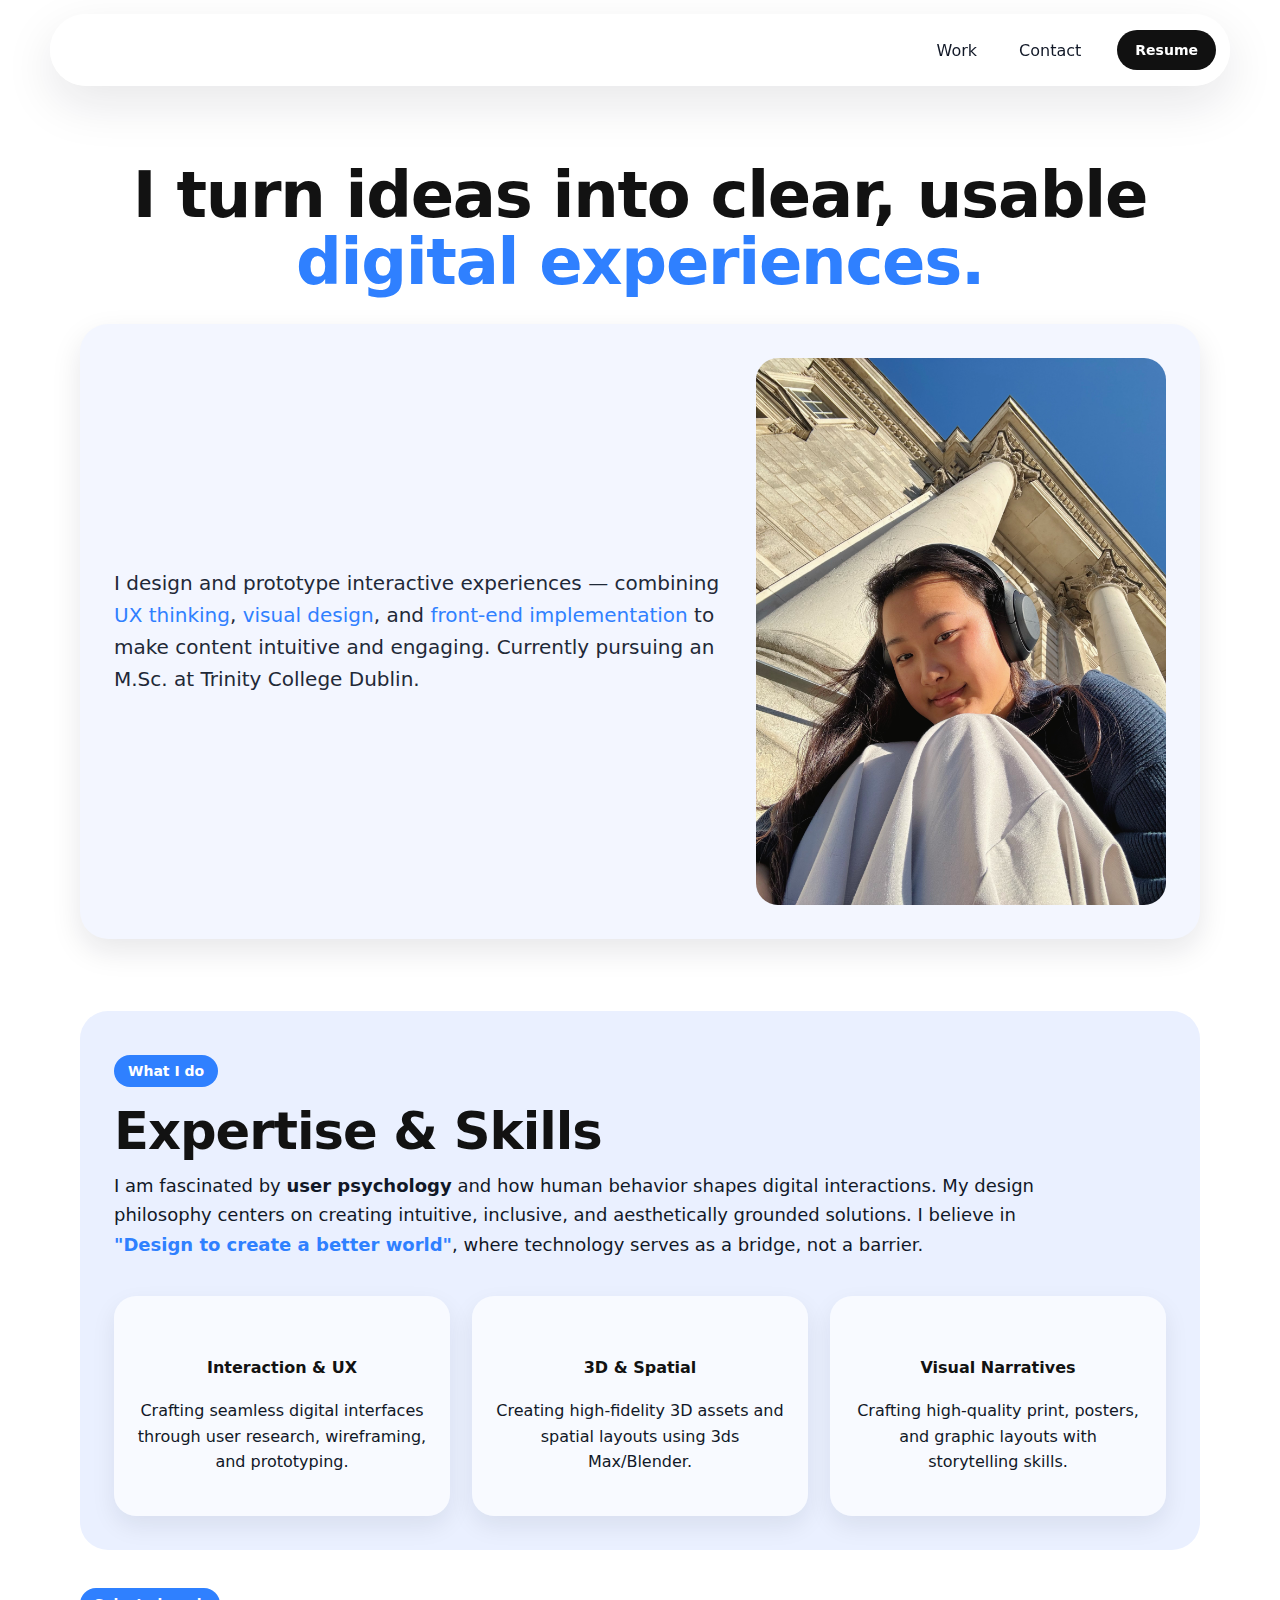
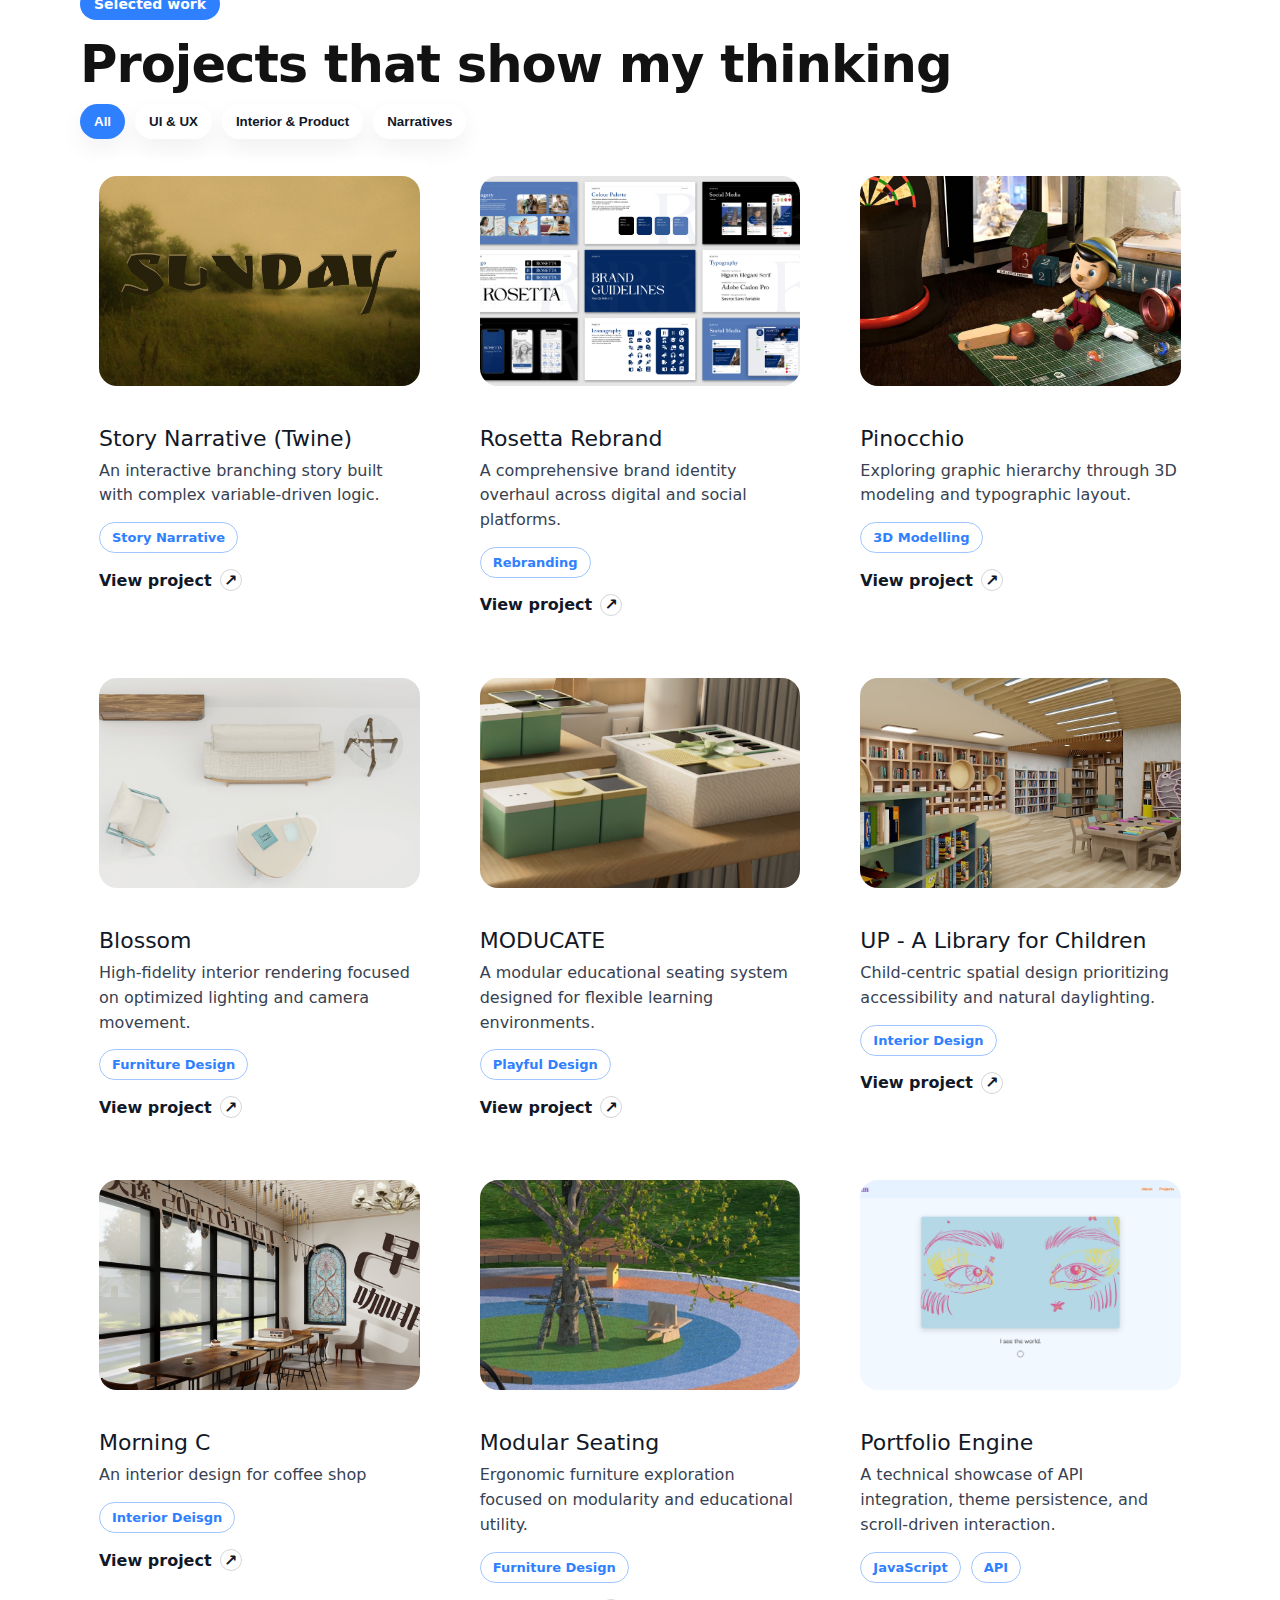
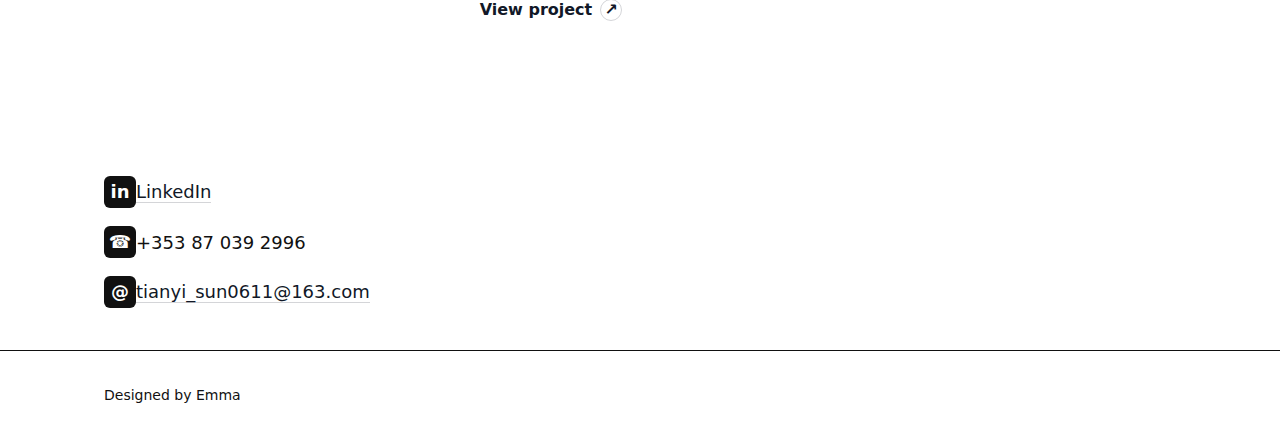
<file: index.html>
<!doctype html>
<html lang="en">
<head>
  <meta charset="UTF-8" />
  <meta name="viewport" content="width=device-width, initial-scale=1.0" />
  <title>Emma — Portfolio</title>
  <link rel="stylesheet" href="index.css">
   <!-- favicon -->
  <link rel="icon" type="image/png" href="./media/logo-v2.png">

</head>

<body>
  <header class="top">
    <div class="navPill">
      <div class="navSpacer"></div>
      <nav class="navLinks" id="navLinks">
        <a href="index.html#projectsPanel">Work</a>
        <a href="#contact">Contact</a>
      </nav>
      <a class="btnPill" href="resume.html" id="resumeBtn">Resume</a>
    </div>
  </header>

  <main>
    <section class="container">
      <h1 class="heroTitle">
        I turn ideas into clear, usable<br/>
        <span class="blue">digital experiences.</span>
      </h1>

      <div class="introCard" id="work">
        <div class="introText">
          I design and prototype interactive experiences — combining
          <span class="blue">UX thinking</span>, <span class="blue">visual design</span>, and
          <span class="blue">front-end implementation</span> to make content intuitive and engaging.
          Currently pursuing an M.Sc. at Trinity College Dublin.
        </div>

        <div class="portrait" aria-label="Portrait">
          <img src="./media/IMG_2459.jpeg" alt="Portrait" class="hero-image"/>
        </div>
      </div>

      <br><br>

      <div class="sectionPanel" id="skillsPanel">
        <span class="sectionTag">What I do</span>
        <h2 class="sectionTitle">Expertise & Skills</h2>
        <p class="sectionDesc">
          I am fascinated by <b>user psychology</b> and how human behavior shapes digital interactions.
          My design philosophy centers on creating intuitive, inclusive, and aesthetically grounded solutions.
          I believe in <span class="quote">"Design to create a better world"</span>, where technology serves as a bridge, not a barrier.
        </p>

        <div class="skillGrid">
          <div class="skillCard">
            <h4 class="skillName">Interaction & UX</h4>
            <p class="skillText">Crafting seamless digital interfaces through user research, wireframing, and prototyping.</p>
          </div>
          <div class="skillCard">
            <h4 class="skillName">3D & Spatial</h4>
            <p class="skillText">Creating high-fidelity 3D assets and spatial layouts using 3ds Max/Blender.</p>
          </div>
          <div class="skillCard">
            <h4 class="skillName">Visual Narratives</h4>
            <p class="skillText">Crafting high-quality print, posters, and graphic layouts with storytelling skills.</p>
          </div>
        </div>
      </div>

      <br>

      <div class="projectsSection" id="projectsPanel">
        <br>
        <span class="sectionTag sectionTag--soft">Selected work</span>
        <h2 class="sectionTitle sectionTitle--sm">Projects that show my thinking</h2>
        
        <div class="projectsFilters" id="projectsFilters">
          <button class="filterPill active" data-key="all">All</button>
          <button class="filterPill" data-key="Interaction & UX Design">UI & UX</button>
          <button class="filterPill" data-key="Product & Interior Design">Interior & Product</button>
          <button class="filterPill" data-key="Visual Narratives">Narratives</button>
        </div>

        <div class="projectsGrid" id="projectsGrid">
          <a class="projectCard" href="project.html?id=sunday" data-category="Visual Narratives">
            <div class="projectImg"><img src="./media/entry.png" alt="Story Narrative"></div>
            <div class="projectBody">
              <h4 class="projectName">Story Narrative (Twine)</h4>
              <p class="projectDesc">An interactive branching story built with complex variable-driven logic.</p>
              <div class="projectTags"><span class="tagChip">Story Narrative</span></div>
              <div class="projectLink">View project <span class="arrow">↗</span></div>
            </div>
          </a>

          <a class="projectCard" href="project.html?id=rosetta" data-category="Product & Interior Design">
            <div class="projectImg"><img src="./media/rosetta/thumbnail-rosetta.png" alt="Rosetta"></div>
            <div class="projectBody">
              <h4 class="projectName">Rosetta Rebrand</h4>
              <p class="projectDesc">A comprehensive brand identity overhaul across digital and social platforms.</p>
              <div class="projectTags"><span class="tagChip">Rebranding</span></div>
              <div class="projectLink">View project <span class="arrow">↗</span></div>
            </div>
          </a>

          <a class="projectCard" href="project.html?id=pinocchio" data-category="Visual Narratives">
            <div class="projectImg"><img src="./media/pinocchio.jpg" alt="Pinocchio"></div>
            <div class="projectBody">
              <h4 class="projectName">Pinocchio</h4>
              <p class="projectDesc">Exploring graphic hierarchy through 3D modeling and typographic layout.</p>
              <div class="projectTags"><span class="tagChip">3D Modelling</span></div>
              <div class="projectLink">View project <span class="arrow">↗</span></div>
            </div>
          </a>

          <a class="projectCard" href="project.html?id=blossom" data-category="Product & Interior Design">
            <div class="projectImg"><img src="./media/thumbnail-blossom.png" alt="Blossom"></div>
            <div class="projectBody">
              <h4 class="projectName">Blossom</h4>
              <p class="projectDesc">High-fidelity interior rendering focused on optimized lighting and camera movement.</p>
              <div class="projectTags"><span class="tagChip">Furniture Design</span></div>
              <div class="projectLink">View project <span class="arrow">↗</span></div>
            </div>
          </a>

          <a class="projectCard" href="project.html?id=block" data-category="Product & Interior Design">
            <div class="projectImg"><img src="./media/thumbnail-block.png" alt="MODUCATE"></div>
            <div class="projectBody">
              <h4 class="projectName">MODUCATE</h4>
              <p class="projectDesc">A modular educational seating system designed for flexible learning environments.</p>
              <div class="projectTags"><span class="tagChip">Playful Design</span></div>
              <div class="projectLink">View project <span class="arrow">↗</span></div>
            </div>
          </a>

          <a class="projectCard" href="project.html?id=library" data-category="Product & Interior Design">
            <div class="projectImg"><img src="./media/thumbnail-up.png" alt="Library"></div>
            <div class="projectBody">
              <h4 class="projectName">UP - A Library for Children</h4>
              <p class="projectDesc">Child-centric spatial design prioritizing accessibility and natural daylighting.</p>
              <div class="projectTags"><span class="tagChip">Interior Design</span></div>
              <div class="projectLink">View project <span class="arrow">↗</span></div>
            </div>
          </a>

          <a class="projectCard" href="project.html?id=morningc" data-category="Product & Interior Design">
            <div class="projectImg"><img src="./media/thumbnail-c.png" alt="Morning C coffee shop"></div>
            <div class="projectBody">
              <h4 class="projectName">Morning C</h4>
              <p class="projectDesc">An interior design for coffee shop</p>
              <div class="projectTags"><span class="tagChip">Interior Deisgn</span></div>
              <div class="projectLink">View project<span class="arrow">↗</span></div>
            </div>
          </a>

          <a class="projectCard" href="project.html?id=kidchair" data-category="Product & Interior Design">
            <div class="projectImg"><img src="./media/thumbnail-kidchair.png" alt="Seating Design"></div>
            <div class="projectBody">
              <h4 class="projectName">Modular Seating</h4>
              <p class="projectDesc">Ergonomic furniture exploration focused on modularity and educational utility.</p>
              <div class="projectTags"><span class="tagChip">Furniture Design</span></div>
              <div class="projectLink">View project <span class="arrow">↗</span></div>
            </div>
          </a>

          <a class="projectCard" href="project.html?id=portfolio-dev" data-category="Interaction & UX Design">
            <div class="projectImg"><img src="./media/thumbnail-portfolio.png" alt="My Website Project"></div>
            <div class="projectBody">
              <h4 class="projectName">Portfolio Engine</h4>
              <p class="projectDesc">A technical showcase of API integration, theme persistence, and scroll-driven interaction.</p>
              <div class="projectTags"><span class="tagChip">JavaScript</span><span class="tagChip">API</span></div>
            </div>
          </a>
        </div>
    </section>
  </main>

  <footer class="footer" id="contact">
    <div class="footer-inner">
      <div class="footer-item"><span class="icon">in</span><a href="https://www.linkedin.com/in/emma-sun-138798325" target="_blank">LinkedIn</a></div>
      <div class="footer-item"><span class="icon">☎</span><span>+353 87 039 2996</span></div>
      <div class="footer-item"><span class="icon">@</span><a href="mailto:tianyi_sun0611@163.com">tianyi_sun0611@163.com</a></div>
    </div>
    <div class="footer-line"></div>
    <div class="footer-bottom">Designed by Emma</div>
  </footer>

  <script src="app.js"></script>
</body>
</html>
</file>
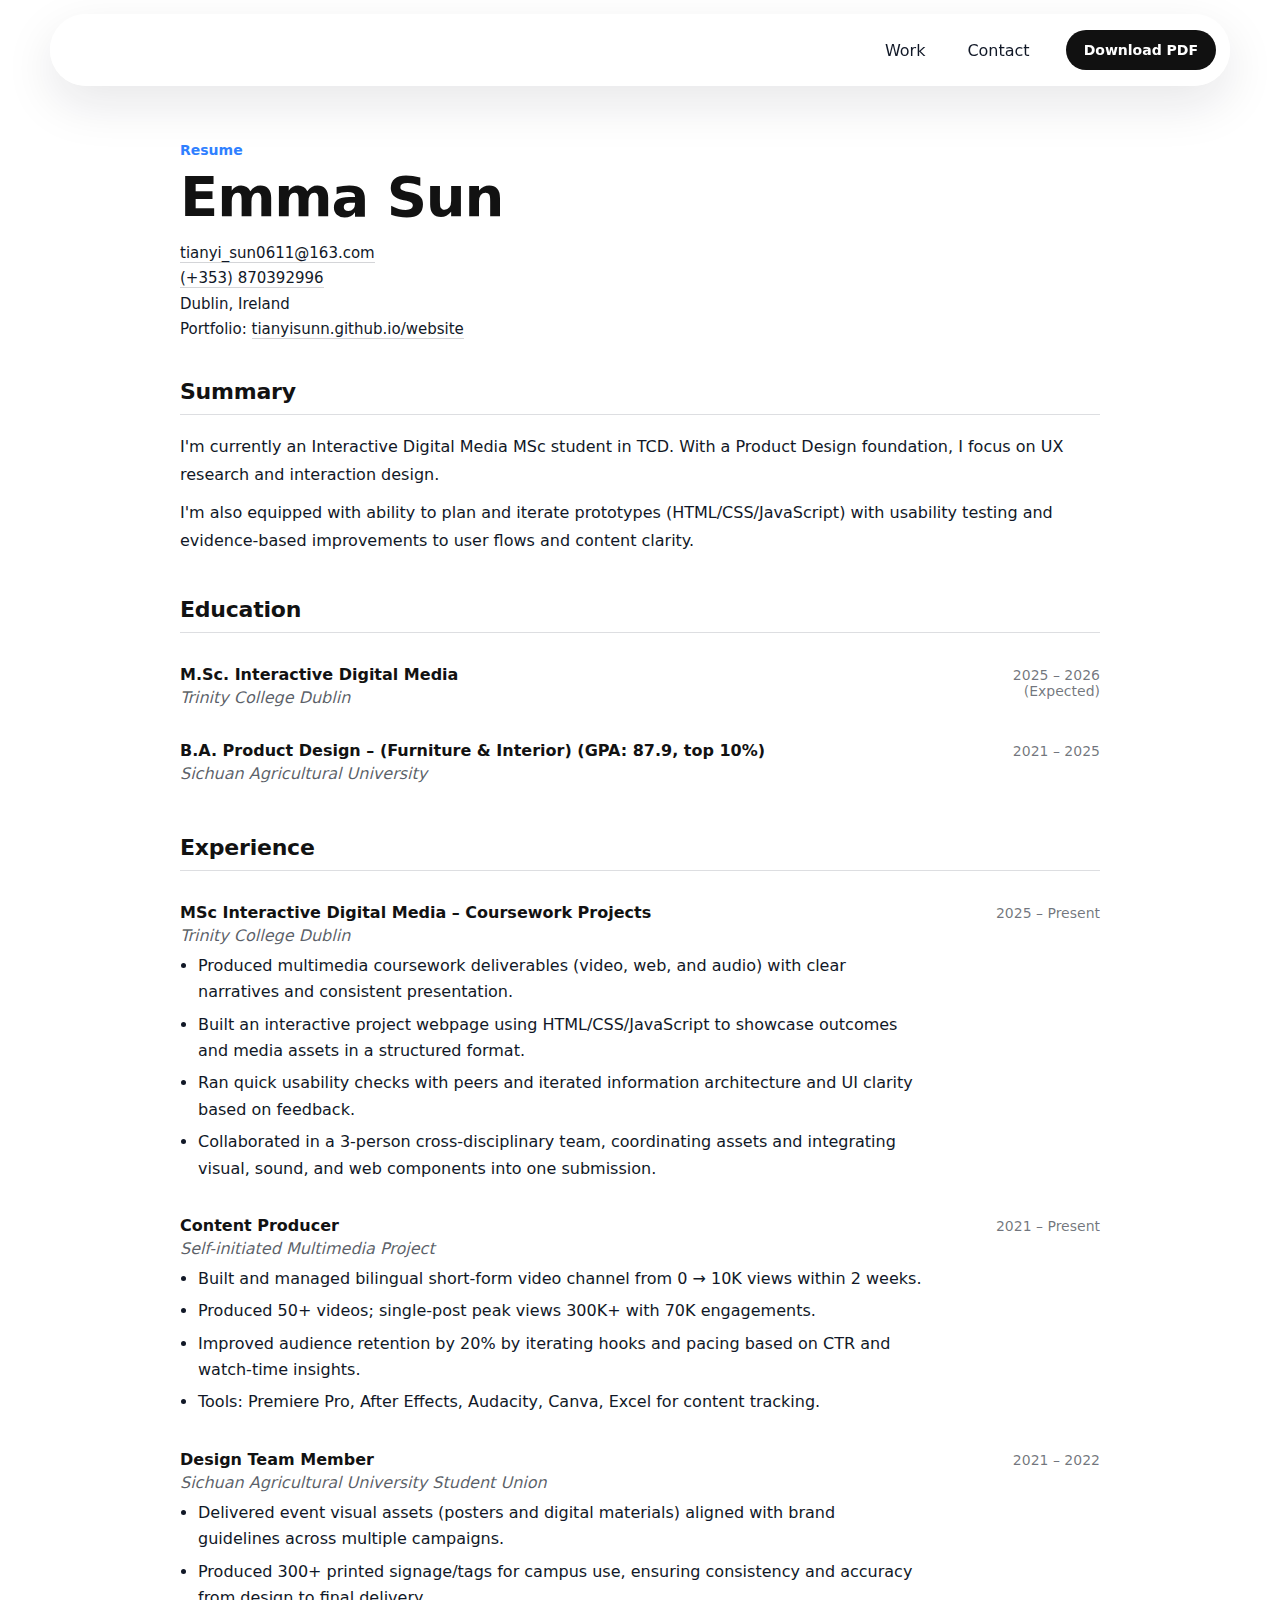
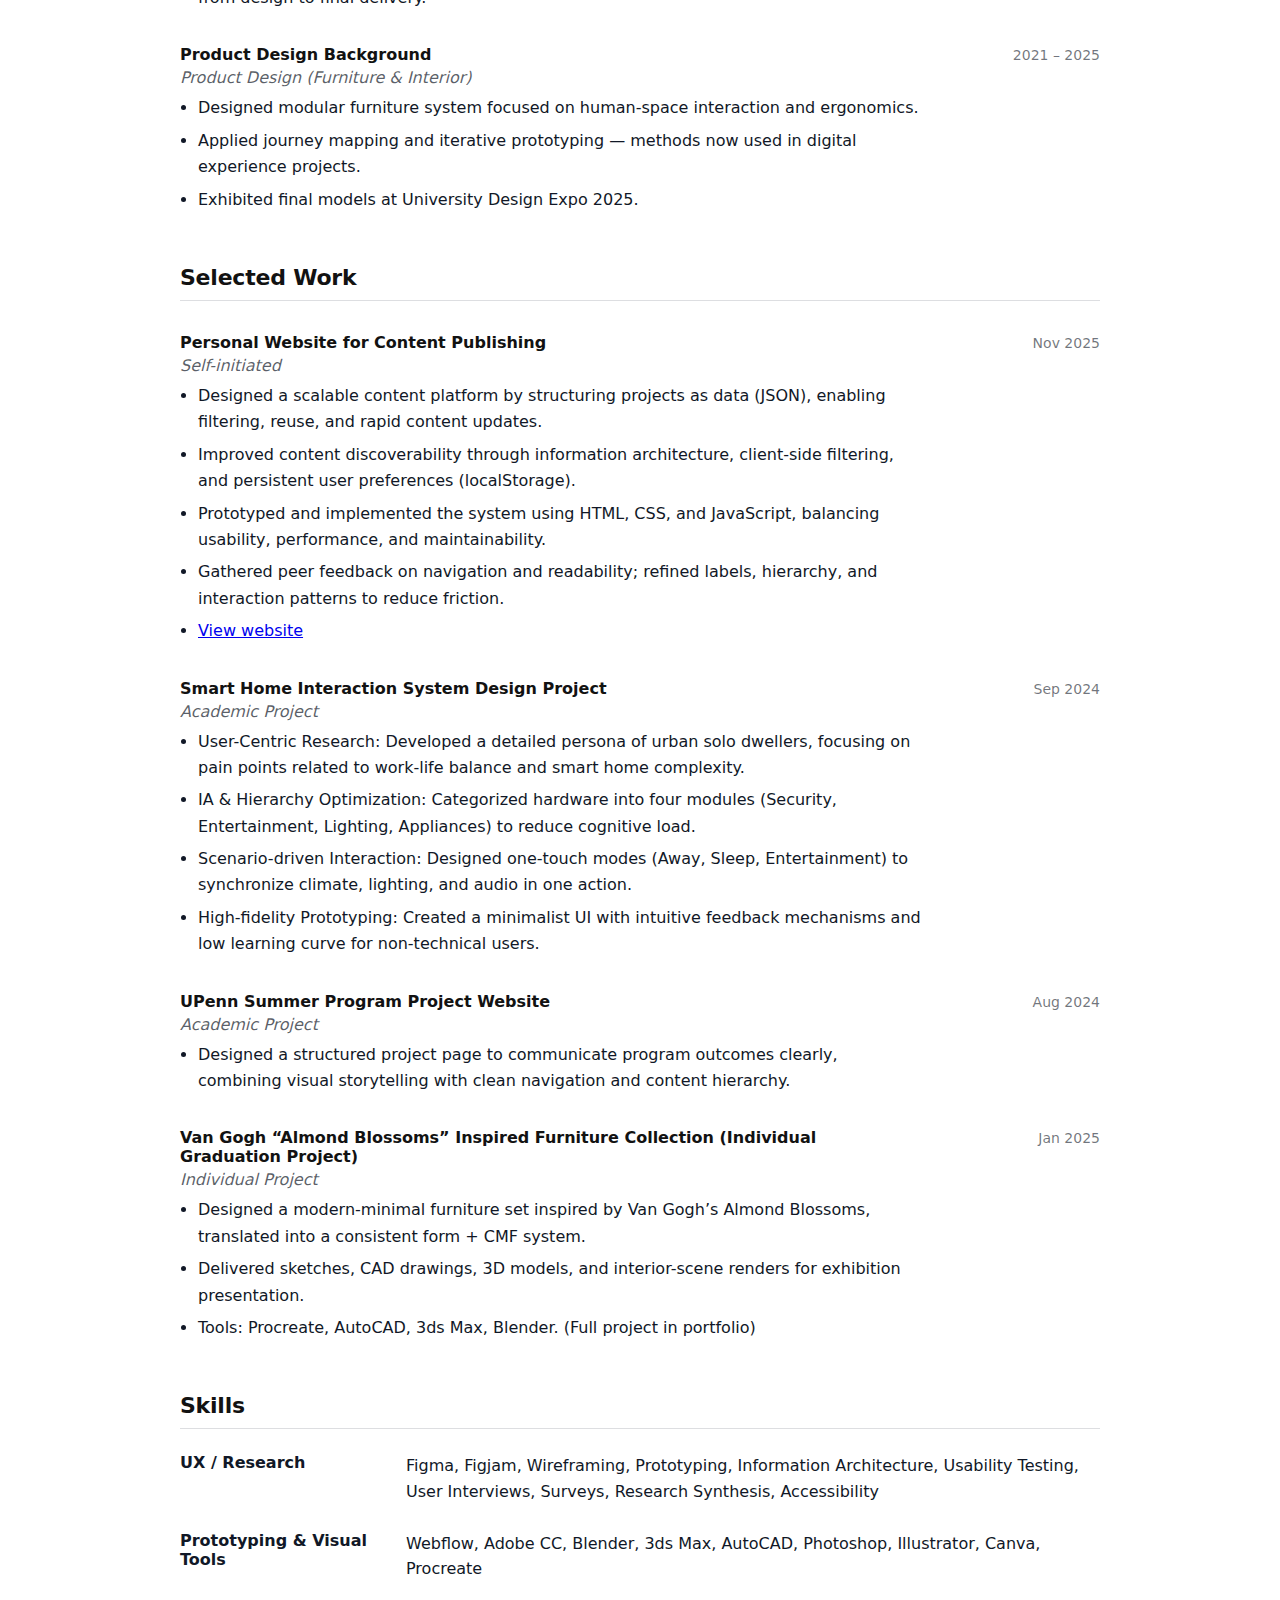
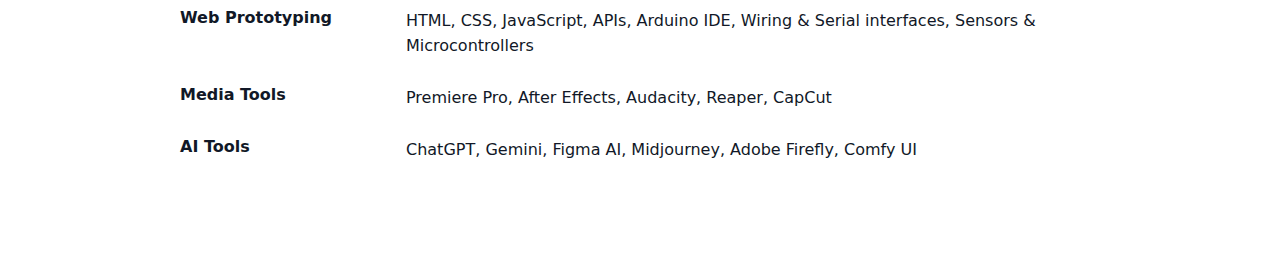
<file: resume.html>
<!doctype html>
<html lang="en">
<head>
  <meta charset="UTF-8" />
  <meta name="viewport" content="width=device-width, initial-scale=1.0" />
  <title>Resume — Emma Sun</title>

  <!-- 你可以继续用 index.css（保持navbar一致），再额外加 resume.css -->
  <link rel="stylesheet" href="index.css">
  <link rel="stylesheet" href="resume.css">
</head>

<body>
  <!-- Top nav (沿用你现成的) -->
  <header class="top">
    <div class="navPill">
      <div class="navSpacer"></div>
      <nav class="navLinks" id="navLinks"></nav>
      <!-- 这个按钮在简历页可以变成“Download PDF”更合理 -->
      <a class="btnPill" href="./Emma_SunUD.pdf" download>Download PDF</a>
    </div>
  </header>

  <main class="resumeWrap">
    <section class="resumePage">

      <header class="resumeHeader">
        <div class="resumeKicker">Resume</div>
        <h1 class="resumeName">Emma Sun</h1>

        <div class="resumeContact">
          <div><a href="mailto:tianyi_sun0611@163.com">tianyi_sun0611@163.com</a></div>
          <div><a href="tel:+353870392996">(+353) 870392996</a></div>
          <div>Dublin, Ireland</div>
          <div>
            Portfolio:
            <a href="https://tianyisunn.github.io/website" target="_blank" rel="noreferrer">
              tianyisunn.github.io/website
            </a>
          </div>
        </div>
      </header>

      <section class="resumeSection">
        <h2>Summary</h2>
        <hr />
        <p>
          I'm currently an Interactive Digital Media MSc student in TCD. With a Product Design foundation, I focus on UX
          research and interaction design.
        </p>
        <p>
          I'm also equipped with ability to plan and iterate prototypes (HTML/CSS/JavaScript) with usability testing and
          evidence-based improvements to user flows and content clarity.
        </p>
      </section>

      <section class="resumeSection">
        <h2>Education</h2>
        <hr />
        <div class="item">
          <div class="itemMain">
            <div class="itemTitle">M.Sc. Interactive Digital Media</div>
            <div class="itemOrg">Trinity College Dublin</div>
          </div>
          <div class="itemMeta">2025 – 2026 (Expected)</div>
        </div>

        <div class="item">
          <div class="itemMain">
            <div class="itemTitle">B.A. Product Design – (Furniture & Interior) (GPA: 87.9, top 10%)</div>
            <div class="itemOrg">Sichuan Agricultural University</div>
          </div>
          <div class="itemMeta">2021 – 2025</div>
        </div>
      </section>

      <section class="resumeSection">
        <h2>Experience</h2>
        <hr />

        <div class="item">
          <div class="itemMain">
            <div class="itemTitle">MSc Interactive Digital Media – Coursework Projects</div>
            <div class="itemOrg">Trinity College Dublin</div>
            <ul>
              <li>Produced multimedia coursework deliverables (video, web, and audio) with clear narratives and consistent presentation.</li>
              <li>Built an interactive project webpage using HTML/CSS/JavaScript to showcase outcomes and media assets in a structured format.</li>
              <li>Ran quick usability checks with peers and iterated information architecture and UI clarity based on feedback.</li>
              <li>Collaborated in a 3-person cross-disciplinary team, coordinating assets and integrating visual, sound, and web components into one submission.</li>
            </ul>
          </div>
          <div class="itemMeta">2025 – Present</div>
        </div>

        <div class="item">
          <div class="itemMain">
            <div class="itemTitle">Content Producer</div>
            <div class="itemOrg">Self-initiated Multimedia Project</div>
            <ul>
              <li>Built and managed bilingual short-form video channel from 0 → 10K views within 2 weeks.</li>
              <li>Produced 50+ videos; single-post peak views 300K+ with 70K engagements.</li>
              <li>Improved audience retention by 20% by iterating hooks and pacing based on CTR and watch-time insights.</li>
              <li>Tools: Premiere Pro, After Effects, Audacity, Canva, Excel for content tracking.</li>
            </ul>
          </div>
          <div class="itemMeta">2021 – Present</div>
        </div>

        <div class="item">
          <div class="itemMain">
            <div class="itemTitle">Design Team Member</div>
            <div class="itemOrg">Sichuan Agricultural University Student Union</div>
            <ul>
              <li>Delivered event visual assets (posters and digital materials) aligned with brand guidelines across multiple campaigns.</li>
              <li>Produced 300+ printed signage/tags for campus use, ensuring consistency and accuracy from design to final delivery.</li>
            </ul>
          </div>
          <div class="itemMeta">2021 – 2022</div>
        </div>

        <div class="item">
          <div class="itemMain">
            <div class="itemTitle">Product Design Background</div>
            <div class="itemOrg">Product Design (Furniture & Interior)</div>
            <ul>
              <li>Designed modular furniture system focused on human-space interaction and ergonomics.</li>
              <li>Applied journey mapping and iterative prototyping — methods now used in digital experience projects.</li>
              <li>Exhibited final models at University Design Expo 2025.</li>
            </ul>
          </div>
          <div class="itemMeta">2021 – 2025</div>
        </div>
      </section>

      <section class="resumeSection">
        <h2>Selected Work</h2>
        <hr />

        <div class="item">
          <div class="itemMain">
            <div class="itemTitle">Personal Website for Content Publishing</div>
            <div class="itemOrg">Self-initiated</div>
            <ul>
              <li>Designed a scalable content platform by structuring projects as data (JSON), enabling filtering, reuse, and rapid content updates.</li>
              <li>Improved content discoverability through information architecture, client-side filtering, and persistent user preferences (localStorage).</li>
              <li>Prototyped and implemented the system using HTML, CSS, and JavaScript, balancing usability, performance, and maintainability.</li>
              <li>Gathered peer feedback on navigation and readability; refined labels, hierarchy, and interaction patterns to reduce friction.</li>
              <li><a href="https://tianyisunn.github.io/website/">View website</a></li>
            </ul>
          </div>
          <div class="itemMeta">Nov 2025</div>
        </div>

        <div class="item">
          <div class="itemMain">
            <div class="itemTitle">Smart Home Interaction System Design Project</div>
            <div class="itemOrg">Academic Project</div>
            <ul>
              <li>User-Centric Research: Developed a detailed persona of urban solo dwellers, focusing on pain points related to work-life balance and smart home complexity.</li>
              <li>IA & Hierarchy Optimization: Categorized hardware into four modules (Security, Entertainment, Lighting, Appliances) to reduce cognitive load.</li>
              <li>Scenario-driven Interaction: Designed one-touch modes (Away, Sleep, Entertainment) to synchronize climate, lighting, and audio in one action.</li>
              <li>High-fidelity Prototyping: Created a minimalist UI with intuitive feedback mechanisms and low learning curve for non-technical users.</li>
            </ul>
          </div>
          <div class="itemMeta">Sep 2024</div>
        </div>

        <div class="item">
          <div class="itemMain">
            <div class="itemTitle">UPenn Summer Program Project Website</div>
            <div class="itemOrg">Academic Project</div>
            <ul>
              <li>Designed a structured project page to communicate program outcomes clearly, combining visual storytelling with clean navigation and content hierarchy.</li>
            </ul>
          </div>
          <div class="itemMeta">Aug 2024</div>
        </div>

        <div class="item">
          <div class="itemMain">
            <div class="itemTitle">Van Gogh “Almond Blossoms” Inspired Furniture Collection (Individual Graduation Project)</div>
            <div class="itemOrg">Individual Project</div>
            <ul>
              <li>Designed a modern-minimal furniture set inspired by Van Gogh’s Almond Blossoms, translated into a consistent form + CMF system.</li>
              <li>Delivered sketches, CAD drawings, 3D models, and interior-scene renders for exhibition presentation.</li>
              <li>Tools: Procreate, AutoCAD, 3ds Max, Blender. (Full project in portfolio)</li>
            </ul>
          </div>
          <div class="itemMeta">Jan 2025</div>
        </div>
      </section>

      <section class="resumeSection">
        <h2>Skills</h2>
        <hr />
        <div class="skillsGrid">
          <div class="skillLine">
            <div class="skillLabel">UX / Research</div>
            <div class="skillValue">Figma, Figjam, Wireframing, Prototyping, Information Architecture, Usability Testing, User Interviews, Surveys, Research Synthesis, Accessibility</div>
          </div>

          <div class="skillLine">
            <div class="skillLabel">Prototyping & Visual Tools</div>
            <div class="skillValue">Webflow, Adobe CC, Blender, 3ds Max, AutoCAD, Photoshop, Illustrator, Canva, Procreate</div>
          </div>

          <div class="skillLine">
            <div class="skillLabel">Web Prototyping</div>
            <div class="skillValue">HTML, CSS, JavaScript, APIs, Arduino IDE, Wiring & Serial interfaces, Sensors & Microcontrollers</div>
          </div>

          <div class="skillLine">
            <div class="skillLabel">Media Tools</div>
            <div class="skillValue">Premiere Pro, After Effects, Audacity, Reaper, CapCut</div>
          </div>

          <div class="skillLine">
            <div class="skillLabel">AI Tools</div>
            <div class="skillValue">ChatGPT, Gemini, Figma AI, Midjourney, Adobe Firefly, Comfy UI</div>
          </div>
        </div>
      </section>

    </section>
  </main>

  <script>
    // 简历页只需要简单 nav
    const nav = document.getElementById("navLinks");
    if (nav) {
      nav.innerHTML = `
        <a href="index.html#work">Work</a>
        <a href="index.html#contact">Contact</a>
      `;
    }
  </script>
</body>
</html>
</file>
<file: index.css>
:root{
  --bg:#ffffff;
  --text:#121212;
  --muted:#4b5563;
  --blue:#2f80ff;
  --card:#f3f6ff;
  --panel:#eaf0ff;
  --shadow: 0 12px 30px rgba(16,24,40,.10);
  --radius: 28px;
}

*{ box-sizing:border-box; }

body{
  margin:0;
  font-family: ui-sans-serif, system-ui, -apple-system, Segoe UI, Roboto, Helvetica, Arial;
  color:var(--text);
  background:var(--bg);
}

/* =========================
   NAV (sticky frosted)
   ========================= */
.top{
  position: sticky;
  top: 0;
  z-index: 9999;
  padding: 14px 18px;
}

.navPill{
  max-width: 1180px;
  margin: 0 auto;
  height: 72px;
  padding: 12px 14px;
  gap: 14px;

  border-radius: 999px;
  border: none;
  background: rgba(255,255,255,0.78);
  backdrop-filter: blur(12px);
  -webkit-backdrop-filter: blur(12px);

  display:flex;
  align-items:center;

  box-shadow: 0 18px 50px rgba(16,24,40,0.10);
}

.top.is-stuck .navPill{
  background: rgba(255,255,255,0.5);
  box-shadow: 0 22px 60px rgba(16,24,40,0.14);
}

.navSpacer{ flex:1; }

.navLinks{
  display:flex;
  gap: 10px;
  align-items:center;
  padding-right: 6px;
}

.navLinks a{
  text-decoration: none;
  color: #111827;
  font-size: 16px;
  font-weight: 500;
  padding: 10px 16px;
  border-radius: 999px;
  transition: background .18s ease, color .18s ease;
}

.navLinks a:hover{
  background: rgba(47,128,255,0.16);
  color: #2f80ff;
}

.navLinks a.active{
  background: #2f80ff;
  color: #fff;
}

.btnPill{
  text-decoration:none;
  background:#111;
  color:#fff;
  padding: 12px 18px;
  border-radius: 999px;
  font-weight: 650;
  font-size: 14px;
  transition: background .18s ease, color .18s ease, transform .18s ease;
}

.btnPill:hover{
  background: #2f80ff;
  color: #fff;
  transform: translateY(-1px);
}

/* =========================
   LAYOUT CONTAINER
   ========================= */
.container{
  max-width:1120px;
  margin: 0 auto;
  padding: 32px 0 60px;
}

/* =========================
   HERO
   ========================= */
.heroTitle{
  text-align:center;
  font-weight: 800;
  letter-spacing: -0.02em;
  line-height: 1.05;
  margin: 30px 0 28px;
  font-size: clamp(40px, 5vw, 72px);
}
.heroTitle .blue{ color: var(--blue); }

/* =========================
   INTRO CARD
   ========================= */
.introCard{
  background: var(--card);
  border-radius: var(--radius);
  box-shadow: var(--shadow);
  padding: 34px;
  display:grid;
  grid-template-columns: 1.2fr .8fr;
  gap: 28px;
  align-items:center;
}

.introText{
  font-size: 20px;
  line-height: 1.6;
  color: #1f2937;
}
.introText .blue{ color: var(--blue); }
.introText strong{ font-weight: 800; }

.portrait{
  width: 100%;
  aspect-ratio: 3 / 4;
  border-radius: 22px;
  overflow:hidden;
  background: #dbeafe;
  display:flex;
  align-items:center;
  justify-content:center;
}
.portrait img{
  width:100%;
  height:100%;
  object-fit: cover;
}

/* =========================
   SECTION PANEL
   ========================= */
.sectionPanel{
  margin-top: 34px;
  background: var(--panel);
  border-radius: var(--radius);
  padding: 44px 34px 34px;
}

.sectionTag{
  display:inline-block;
  background: var(--blue);
  color:#fff;
  padding: 8px 14px;
  border-radius: 999px;
  font-weight: 700;
  font-size: 14px;
}

.sectionTitle{
  font-size: clamp(44px, 4vw, 64px);
  letter-spacing:-0.02em;
  margin: 14px 0 10px;
}

.sectionDesc{
  max-width: 980px;
  font-size: 18px;
  line-height: 1.65;
  color: #111827;
  margin: 0 0 26px;
}
.sectionDesc b{ font-weight: 900; }
.sectionDesc .quote{
  color: var(--blue);
  font-weight: 800;
}

/* =========================
   SKILLS
   ========================= */
.skillGrid{
  display:grid;
  grid-template-columns: repeat(3, 1fr);
  gap: 22px;
  padding-top: 10px;
}

.skillCard{
  background:#ffffffa8;
  border-radius: 22px;
  box-shadow: 0 10px 24px rgba(16,24,40,.08);
  padding: 28px 22px;
  min-height: 220px;
  display:flex;
  flex-direction:column;
  justify-content:center;
  text-align:center;
}

.skillCard h3{
  margin:0 0 10px;
  font-size: clamp(22px, 2.2vw, 28px);
  color: var(--blue);
  letter-spacing:-0.01em;
  white-space: nowrap;
}

.skillCard p{
  margin:0;
  color:#111827;
  line-height:1.6;
  font-size: 16px;
}

/* =========================
   PROJECTS GRID (index)
   ========================= */
.projectsBlock{
  margin-top: 28px;
  padding-top: 10px;
}

.projectsTop{
  display:flex;
  align-items: baseline;
  justify-content: space-between;
  gap: 16px;
  margin: 10px 0 14px;
}

.projectsTitle{
  margin: 0;
  font-size: 20px;
  font-weight: 800;
  color: #111827;
}

.projectsViewAll{
  text-decoration: none;
  color: #111827;
  font-weight: 600;
  border-bottom: 1px solid rgba(17,24,39,.18);
}

.projectsFilters{
  display:flex;
  gap: 10px;
  flex-wrap: wrap;
  margin: 10px 0 18px;
}

.filterPill{
  border: none;
  padding: 10px 14px;
  border-radius: 999px;
  background: rgba(255,255,255,0.65);
  box-shadow: 0 10px 24px rgba(16,24,40,.06);
  color: #111827;
  font-weight: 650;
  cursor: pointer;
  transition: background .18s ease, color .18s ease, transform .18s ease;
}
.filterPill:hover{
  background: rgba(47,128,255,0.16);
  color: #2f80ff;
}
.filterPill.active{
  background: #2f80ff;
  color: #fff;
}

.projectsGrid{
  display:grid;
  grid-template-columns: repeat(3, 1fr);
  gap: 22px;
  padding-bottom: 10px;
}

.projectCard{
  background: rgba(255,255,255,0.55);
  border-radius: 28px;
  overflow: hidden;
  border: 1.5px solid transparent;
  box-shadow: none;
  transition: border-color .18s ease;
}

.projectCard:hover{
  border-color: #2f80ff;
}

.projectImg{
  background: transparent;
  padding: 18px;
}
.projectImg img{
  width: 100%;
  height: 210px;
  object-fit: cover;
  border-radius: 18px;
  display:block;
}

.projectBody{
  padding: 18px 18px 20px;
}

.projectName{
  margin: 4px 0 8px;
  font-size: 22px;
  font-weight: 500;
  color: #111827;
}

.projectDesc{
  margin: 0 0 14px;
  color: #374151;
  line-height: 1.55;
  font-size: 16px;
}

.projectTags{
  display:flex;
  gap: 10px;
  flex-wrap: wrap;
  margin-bottom: 16px;
}

.tagChip{
  display:inline-flex;
  padding: 7px 12px;
  border-radius: 999px;
  background: transparent;
  color: #2f80ff;
  font-weight: 650;
  font-size: 13px;
  border: 1.5px solid rgba(47,128,255,0.45);
}

.projectLink{
  display:inline-flex;
  align-items:center;
  gap: 8px;
  text-decoration: none;
  color: #111827;
  font-weight: 600;
}
.projectLink .arrow{
  display:inline-flex;
  width: 22px;
  height: 22px;
  border-radius: 999px;
  align-items:center;
  justify-content:center;
  border: 1px solid rgba(17,24,39,.18);
}
.projectLink:hover{
  color: #2f80ff;
}
.projectLink:hover .arrow{
  border-color: rgba(47,128,255,0.35);
}

/* =========================
   PROJECT PAGE (header: title left, facts right)
   ========================= */
.projectHeader{
  display: grid;
  grid-template-columns: 1fr 520px;
  gap: 80px;
  align-items: start;
  margin-top: 44px;
}

.projectMeta{
  font-size: 18px;
  margin-bottom: 10px;
  color: #111;
}

.projectTitle{
  margin: 0;
  font-size: clamp(72px, 7.5vw, 120px);
  line-height: 0.95;
  letter-spacing: -0.03em;
}

.projectHeadRight{
  justify-self: end;
  width: 100%;
  display: grid;
  gap: 34px;
  margin-top: 6px;
}

.factBlock{
  display: grid;
  gap: 10px;
}

.factLabel{
  font-size: 18px;
  font-weight: 500;
  color: #111;
}
.factValue{
  font-size: 18px;
  color: #111;
  line-height: 1.5;
}

@media (max-width: 980px){
  .projectHeader{
    grid-template-columns: 1fr;
    gap: 24px;
  }
  .projectHeadRight{
    justify-self: start;
    gap: 18px;
  }
  .projectTitle{
    font-size: clamp(46px, 10vw, 72px);
  }
}

/* =========================
   PROJECT BOARDS (default)
   ========================= */
.projectBoardWrap{
  margin: 80px auto;
  max-width: 1100px;
  padding: 0 24px;
}

.projectBoard{
  display: flex;
  flex-direction: column;
  gap: 48px;
}

.board{
  margin: 0;
}

.boardImg{
  width: 100%;
  height: auto;
  display: block;
  border-radius: 28px;
}

/* =========================
   NARRATIVE (Sunday) — use nWrap editorial
   ========================= */
.nWrap{
  max-width: 1120px;
  margin: 0 auto;
  padding: 10px 24px 80px;
}

.nBlock{
  margin-top: 34px;
}

.nBlock h2{
  font-size: 24px;
  margin: 0 0 12px;
  letter-spacing: -0.01em;
}

.nText p{
  max-width: 860px;
  font-size: 18px;
  line-height: 1.75;
  color: #111827;
  margin: 0;
}


/* 1️⃣ figure 不要任何视觉样式 */
.nFigure {
  background: none;
  border: none;
  padding: 0;
  border-radius: 0;
}

/* 2️⃣ 圆角只给图片本身 */
.nFigure img {
  border-radius: 18px;
  display: block;
}

.nFigure figcaption {
  text-align: center;
}

.nGallery .nGrid{
  display: grid;
  grid-template-columns: repeat(2, 1fr);
  gap: 18px;
}

.nCompareGrid{
  display: grid;
  grid-template-columns: 1fr 1fr;
  gap: 18px;
  align-items: start;
}

.nGallery .nGrid {
  display: flex;
  align-items: center;   /* 👈 核心：垂直居中 */
  gap: 64px;             /* 图之间留白 */
}

.nMiniTitle{
  font-weight: 750;
  margin-bottom: 10px;
  color: #111827;
}

@media (max-width: 860px){
  .nWrap{
    padding: 8px 12px 60px;
  }
  .nText p{
    font-size: 16px;
  }
  .nGallery .nGrid{
    grid-template-columns: 1fr;
  }
  .nCompareGrid{
    grid-template-columns: 1fr;
  }
}

body[data-layout="narrative"] .board--cover{
  margin: 24px auto 40px;
}

body[data-layout="narrative"] .board--cover .boardImg{
  width: 100%;
  height: auto;
  object-fit: contain; /* 不裁切 */
}


/* =========================
   FOOTER
   ========================= */
.footer{
  background:#fff;
  padding: 40px 0 28px;
}

.footer-line{
  width: 100%;
  height: 1px;
  background: #111;
}

.footer-inner{
  max-width: 1120px;
  margin: 0 auto;
  padding: 24px;
  text-align: left;
}

.footer-item{
  display: block;
  font-size: 18px;
  color: #111;
  margin: 0 0 18px 0;
}

.footer-item.row{
  display: flex;
  align-items: center;
  gap: 16px;
}

.icon{
  width: 32px;
  height: 32px;
  background: #111;
  color: #fff;
  display: inline-flex;
  align-items: center;
  justify-content: center;
  border-radius: 6px;
  font-weight: 700;
}

.footer a{
  color:#111827;
  text-decoration:none;
  border-bottom: 1px solid rgba(17,24,39,.18);
}

.footer-bottom{
  max-width: 1120px;
  margin: 18px auto 0;
  padding: 18px 24px 0;
  font-size: 14px;
  color: #111;
  text-align: left;
}

/* =========================
   RESPONSIVE + TOUCH
   ========================= */
@media (max-width: 1000px){
  .projectsGrid{ grid-template-columns: 1fr; }
  .projectImg img{ height: 240px; }
}

@media (max-width: 900px){
  .introCard{ grid-template-columns: 1fr; }
  .skillGrid{ grid-template-columns: 1fr; }
  .navSpacer{ display:none; }
  .navPill{ justify-content:space-between; }
}

@media (max-width: 600px){
  .container{ padding: 18px 12px 46px; }

  .top{ padding: 10px 10px; }

  .navPill{
    height: 56px;
    padding: 10px 10px;
    gap: 8px;
    border-radius: 18px;
  }

  .navLinks{ gap: 6px; padding-right: 0; }
  .navLinks a{
    font-size: 14px;
    padding: 8px 10px;
    white-space: nowrap;
  }

  .btnPill{
    padding: 10px 12px;
    font-size: 13px;
    border-radius: 14px;
  }

  .heroTitle{
    margin: 18px 0 18px;
    font-size: clamp(34px, 9vw, 44px);
    line-height: 1.05;
  }

  .introCard{
    padding: 18px;
    gap: 14px;
    border-radius: 22px;
  }

  .introText{
    font-size: 16px;
    line-height: 1.6;
  }

  .portrait{
    aspect-ratio: 4 / 5;
    border-radius: 18px;
  }

  .sectionPanel{
    padding: 22px 16px 18px;
    border-radius: 22px;
    margin-top: 18px;
  }

  .sectionTag{ font-size: 12px; padding: 7px 12px; }

  .sectionTitle{
    font-size: clamp(30px, 9vw, 40px);
    margin: 12px 0 10px;
  }

  .sectionDesc{
    font-size: 15px;
    line-height: 1.7;
    margin-bottom: 18px;
  }

  .skillCard{
    padding: 18px 14px;
    min-height: auto;
    border-radius: 18px;
  }

  .skillCard h3{
    font-size: 20px;
    white-space: normal;
  }

  .skillCard p{ font-size: 14px; }

  .projectsFilters{
    gap: 8px;
    margin: 10px 0 14px;
    overflow-x: auto;
    -webkit-overflow-scrolling: touch;
    padding-bottom: 6px;
  }
  .projectsFilters::-webkit-scrollbar{ display: none; }

  .filterPill{
    flex: 0 0 auto;
    font-size: 13px;
    padding: 9px 12px;
    box-shadow: none;
  }

  .projectCard{
    border-radius: 22px;
    box-shadow: none;
  }

  .projectImg{ padding: 14px; }
  .projectImg img{ height: 180px; border-radius: 16px; }

  .projectName{ font-size: 18px; }
  .projectDesc{ font-size: 14px; margin-bottom: 12px; }

  .tagChip{
    font-size: 12px;
    padding: 6px 10px;
  }

  .footer-inner{ padding: 18px 12px; }
  .footer-item{ font-size: 16px; margin-bottom: 14px; }
  .footer-bottom{ padding: 14px 12px 0; }

  /* 手机 hover 没意义，避免误闪 */
  .projectCard:hover{ border-color: transparent; }
}

/* tap feedback (all screens) */
.filterPill:active,
.btnPill:active,
.projectLink:active{
  transform: scale(0.98);
}

/* ===== Project page: spacing polish ===== */
.projectMeta{
  margin-bottom: 18px;  /* ✅ category 和 title 的距离更舒服 */
}

.projectTitle{
  margin: 0 0 50px;     /* ✅ 标题下面留更大空 */
}

.projectHeadRight{
  margin-top: 14px;     /* ✅ 右侧 facts 下移一点，别贴太近 */
}

.lightbox{
  position: fixed;
  inset: 0;
  display: none;
  align-items: center;
  justify-content: center;
  padding: 24px;
  background: rgba(0,0,0,0.72);
  z-index: 99999;
}
.lightbox.is-open{ display:flex; }

.lightboxImg{
  max-width: min(1100px, 96vw);
  max-height: 90vh;
  border-radius: 18px;
  box-shadow: 0 24px 80px rgba(0,0,0,0.35);
}
.lightboxClose{
  position: absolute;
  top: 18px;
  right: 18px;
  width: 44px;
  height: 44px;
  border-radius: 999px;
  border: 0;
  background: rgba(255,255,255,0.14);
  color: #fff;
  font-size: 28px;
  line-height: 1;
  cursor: pointer;
}

/* ✅ 让项目页的图片看起来可点击 */
.boardImg{
  cursor: zoom-in;
}

.projectCard{
  cursor: pointer;
}

.projectCard{
  text-decoration: none;
  color: inherit;
  display: block;
}

.board{
  margin: 0 auto;
}

.boardImg{
  width: 100%;
  height: auto;
  display: block;
}

.titleMark{
  width: min(1200px, 100%);   /* ✅ 封面最大 1200px，手机自动缩 */
  height: auto;
  display: block;
  margin-top: 28px;
  margin-left: 0;
  opacity: 0.98;       /* 可选：跟页面图片统一 */
}


.icon{
  width: 32px;
  height: 32px;
  background-color: #111;
  border-radius: 6px;
  display: inline-flex;
  align-items: center;
  justify-content: center;
}

/* 电话 */
.icon-phone{
  background-image: url("./icons/phone.svg");
  background-repeat: no-repeat;
  background-position: center;
  background-size: 16px;
}

/* 邮箱 */
.icon-mail{
  background-image: url("./icons/mail.svg");
  background-repeat: no-repeat;
  background-position: center;
  background-size: 16px;
}

/* LinkedIn */
.icon-linkedin{
  background-image: url("./icons/linkedin.svg");
  background-repeat: no-repeat;
  background-position: center;
  background-size: 16px;
}

/* 1) 所有 narrative 页面里的图片，默认别撑爆 */
body[data-layout="narrative"] .nFigure img{
  width: 100%;
  height: auto;
  max-width: 860px;   /* 你想更小就改这里：比如 720px */
  display: block;
}

/* 2) 让图片居中（你不想居中就删掉 margin） */
body[data-layout="narrative"] .nFigure{
  margin: 18px 0 8px;
}
body[data-layout="narrative"] .nFigure img{
  margin: 0 auto;
}

/* 3) gallery 两列图，控制每张的最大高度，防止某张“巨兽” */
body[data-layout="narrative"] .nGrid img{
  max-height: 320px; 
  object-fit: contain;
}

/* 只放大封面图，不影响其它段落 */
.nImage.is-cover {
  width: 100%;
}

.nImage.is-cover .nFigure {
  max-width: 1200px;  /* 你想多大就在这里改 */
  margin-left: auto;
  margin-right: auto;
}

.nImage.is-cover img {
  width: 100%;
  height: auto;
}

/* ✅ narrative links block */
.nLinks a{
  display: inline-flex;
  align-items: center;
  gap: 10px;
  padding: 12px 16px;
  border-radius: 999px;
  border: 1.5px solid rgba(17,24,39,.18);
  text-decoration: none;
  color: #111827;
  font-weight: 650;
}
.nLinks a:hover{
  border-color: rgba(47,128,255,.45);
  color: #2f80ff;
}

body[data-layout="narrative"] .board--cover{
  margin: 24px auto 40px;
  max-width: 1120px;
  width: 100%;
}
body[data-layout="narrative"] .board--cover .boardImg{
  width: 100%;
  height: auto;
  display: block;
}

/* 确保 gallery 是并排的 */
.nGrid {
  display: grid;
  grid-template-columns: 1fr 1fr; /* 强制两列排列 */
  gap: 20px;
  margin: 20px 0;
}

/* 限制图片不要在并排时变得太高 */
.nGrid img {
  width: 100%;
  height: auto;
  object-fit: cover;
  border-radius: 12px; /* 让你的截图看起来更精致 */
}
</file>
<file: resume.css>
/* resume page only */
.resumeWrap{
  padding: 24px 18px 80px;
}

.resumePage{
  max-width: 920px;
  margin: 0 auto;
  background: #fff;
}

/* header */
.resumeHeader{
  padding: 18px 0 10px;
}

.resumeKicker{
  color: #2f80ff;
  font-weight: 700;
  font-size: 14px;
  margin-bottom: 10px;
}

.resumeName{
  font-size: 56px;
  line-height: 1.05;
  margin: 0 0 14px;
  letter-spacing: -0.02em;
}

.resumeContact{
  color: #111827;
  font-size: 15px;
  line-height: 1.7;
}

.resumeContact a{
  color: inherit;
  text-decoration: none;
  border-bottom: 1px solid rgba(17,24,39,.18);
}

/* sections */
.resumeSection{
  padding: 26px 0 6px;
}

.resumeSection h2{
  font-size: 22px;
  margin: 0 0 10px;
  font-weight: 750;
  letter-spacing: -0.01em;
}

.resumeSection hr{
  border: 0;
  height: 1px;
  background: rgba(17,24,39,.14);
  margin: 10px 0 18px;
}

.resumeSection p{
  margin: 0 0 10px;
  color: #111827;
  line-height: 1.75;
  font-size: 16px;
}

/* items */
.item{
  display: grid;
  grid-template-columns: 1fr 160px;
  gap: 18px;
  padding: 14px 0;
}

.itemTitle{
  font-weight: 700;
  font-size: 16px;
  margin-bottom: 4px;
}

.itemOrg{
  color: rgba(17,24,39,.70);
  font-style: italic;
  margin-bottom: 6px;
}

.itemMeta{
  text-align: right;
  color: rgba(17,24,39,.60);
  font-size: 14px;
  padding-top: 2px;
}

.item ul{
  margin: 8px 0 0 18px;
  padding: 0;
  color: #111827;
  line-height: 1.65;
}

.item li{
  margin: 6px 0;
}

/* skills */
.skillsGrid{
  display: grid;
  gap: 14px;
}

.skillLine{
  display: grid;
  grid-template-columns: 210px 1fr;
  gap: 16px;
  padding: 6px 0;
}

.skillLabel{
  font-weight: 700;
  color: #111827;
}

.skillValue{
  color: #111827;
  line-height: 1.6;
}

/* responsive */
@media (max-width: 720px){
  .resumeName{ font-size: 40px; }
  .item{ grid-template-columns: 1fr; }
  .itemMeta{ text-align: left; }
  .skillLine{ grid-template-columns: 1fr; }
}

.resumeSection{
  border-top: none !important;
}
</file>
